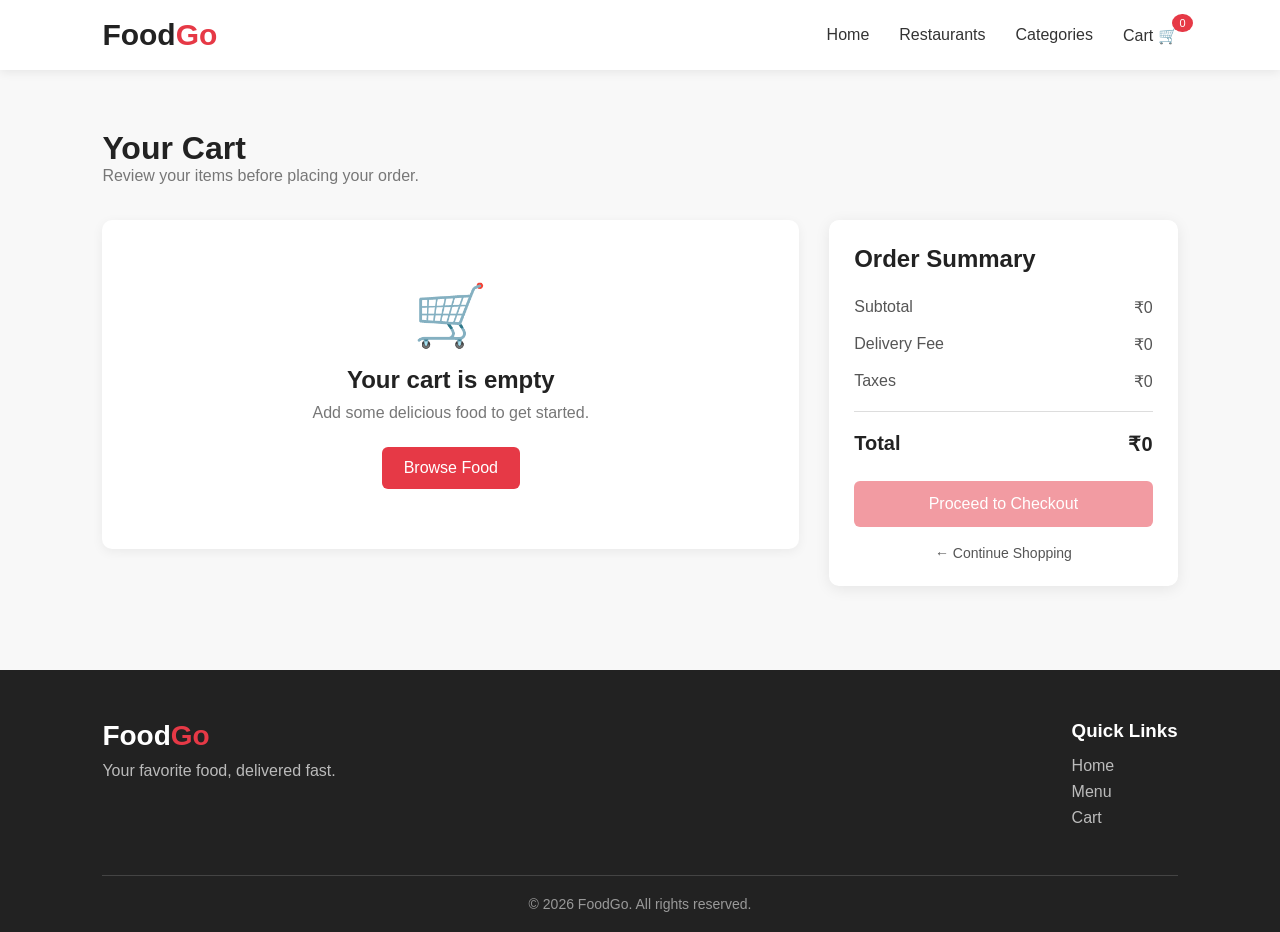
<file: frontend/cart.html>
<!DOCTYPE html>
<html lang="en">

<head>
    <meta charset="UTF-8">
    <meta name="viewport" content="width=device-width, initial-scale=1.0">

    <title>FoodGo - Your Cart</title>

    <link rel="stylesheet" href="css/style.css">
</head>

<body>

    <!-- Navigation -->
    <header class="navbar">

        <div class="logo">
            Food<span>Go</span>
        </div>

        <nav>
            <a href="index.html">Home</a>

            <a href="index.html#restaurants">
                Restaurants
            </a>

            <a href="index.html#categories">
                Categories
            </a>

            <a href="cart.html" class="cart-link">
                Cart 🛒
                <span id="cart-count">0</span>
            </a>
        </nav>

    </header>


    <!-- Cart Section -->
    <main class="cart-section">

        <div class="section-header">

            <h1>Your Cart</h1>

            <p>
                Review your items before placing your order.
            </p>

        </div>


        <div class="cart-layout">

            <!-- Cart Items -->
            <div class="cart-items-container">

                <div id="cart-items">

                    <!-- Cart items generated by JavaScript -->

                </div>

            </div>


            <!-- Order Summary -->
            <div class="order-summary">

                <h2>Order Summary</h2>

                <div class="summary-row">
                    <span>Subtotal</span>
                    <span id="subtotal">₹0</span>
                </div>

                <div class="summary-row">
                    <span>Delivery Fee</span>
                    <span id="delivery-fee">₹40</span>
                </div>

                <div class="summary-row">
                    <span>Taxes</span>
                    <span id="taxes">₹0</span>
                </div>

                <hr>

                <div class="summary-total">
                    <span>Total</span>
                    <span id="total">₹0</span>
                </div>

                <button
                    id="checkout-btn"
                    class="checkout-btn"
                    onclick="proceedToCheckout()"
                >
                    Proceed to Checkout
                </button>

                <a
                    href="menu.html"
                    class="continue-shopping"
                >
                    ← Continue Shopping
                </a>

            </div>

        </div>

    </main>


    <!-- Footer -->
    <footer>

        <div class="footer-content">

            <div>

                <h2>
                    Food<span>Go</span>
                </h2>

                <p>
                    Your favorite food, delivered fast.
                </p>

            </div>

            <div>

                <h3>Quick Links</h3>

                <a href="index.html">
                    Home
                </a>

                <a href="menu.html">
                    Menu
                </a>

                <a href="cart.html">
                    Cart
                </a>

            </div>

        </div>

        <div class="footer-bottom">
            © 2026 FoodGo. All rights reserved.
        </div>

    </footer>

    <script src="js/config.js"></script>
    <script src="js/cart.js"></script>
    


</body>

</html>
</file>
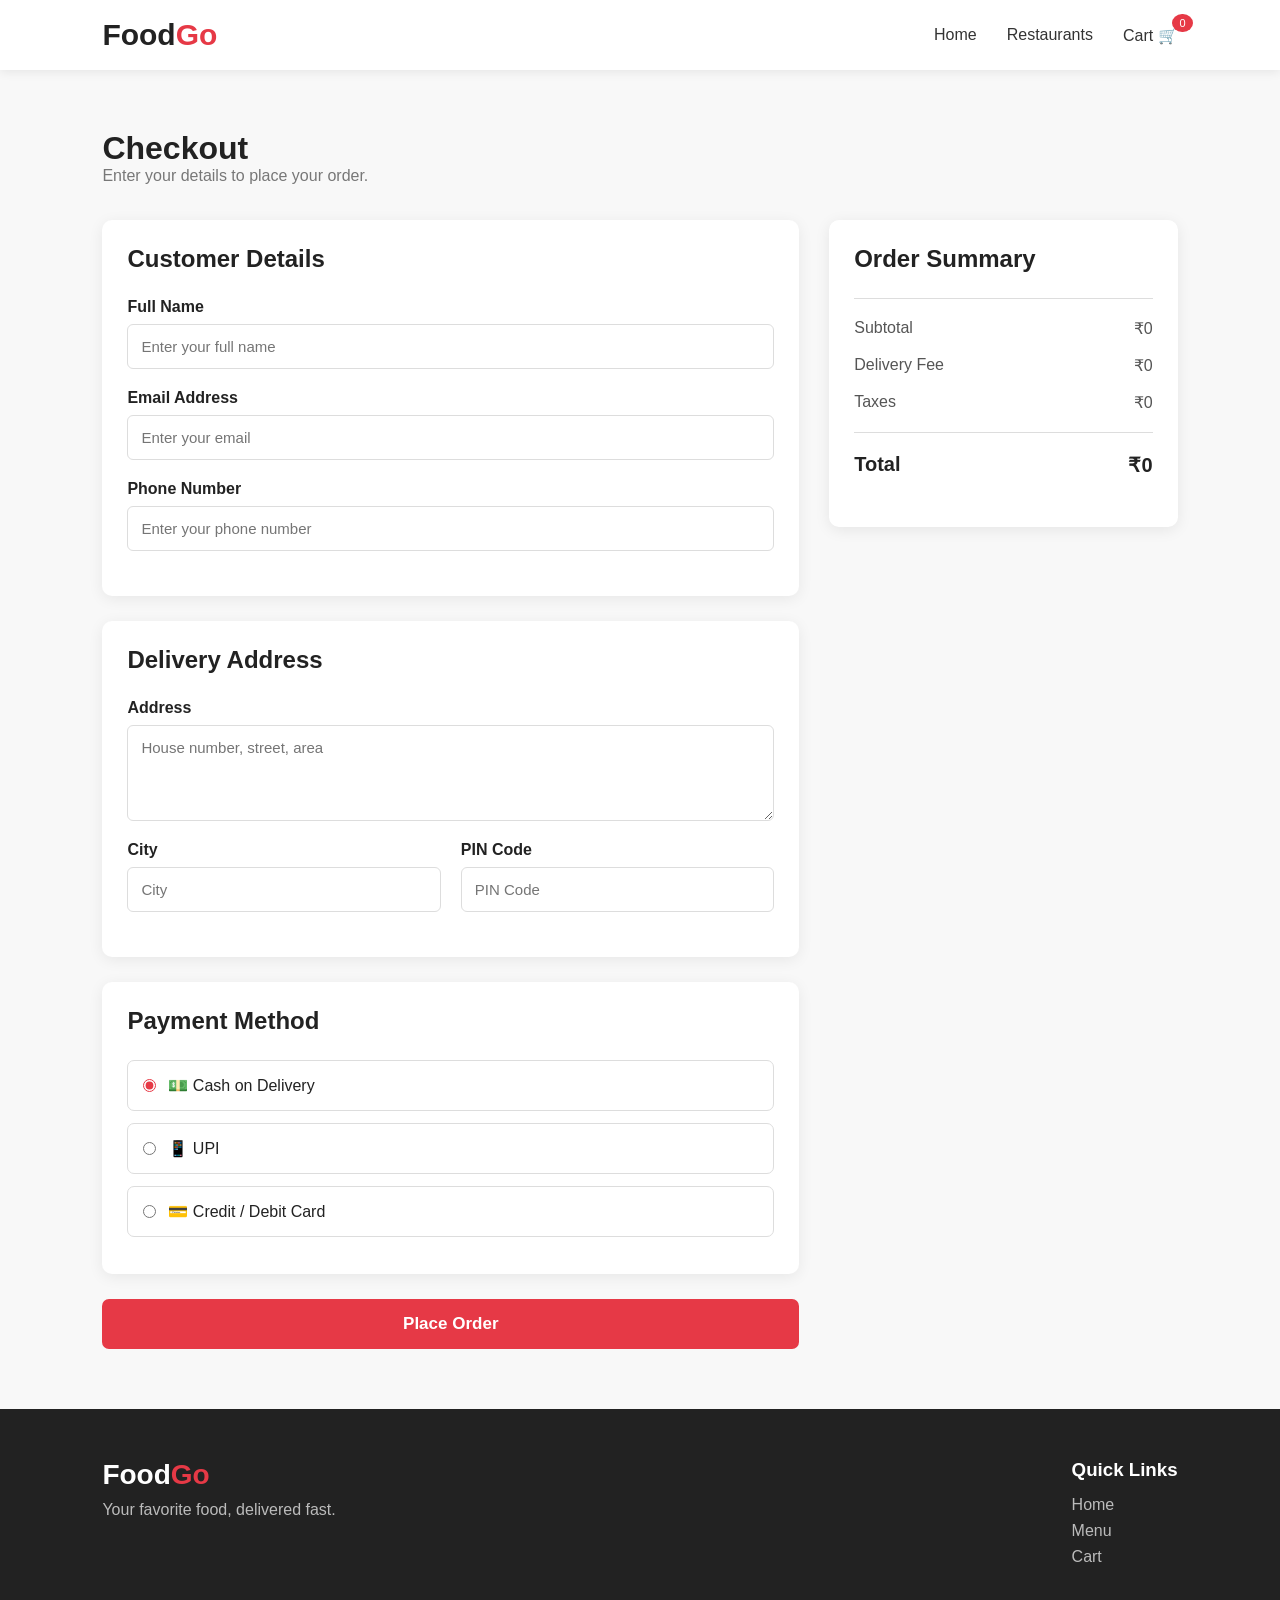
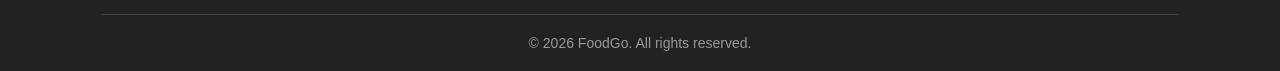
<file: frontend/checkout.html>
<!DOCTYPE html>
<html lang="en">

<head>

    <meta charset="UTF-8">

    <meta name="viewport"
          content="width=device-width, initial-scale=1.0">

    <title>FoodGo - Checkout</title>

    <link rel="stylesheet"
          href="css/style.css">

</head>

<body>


    <!-- Navigation -->

    <header class="navbar">

        <div class="logo">
            Food<span>Go</span>
        </div>

        <nav>

            <a href="index.html">
                Home
            </a>

            <a href="index.html#restaurants">
                Restaurants
            </a>

            <a href="cart.html"
               class="cart-link">

                Cart 🛒

                <span id="cart-count">
                    0
                </span>

            </a>

        </nav>

    </header>



    <!-- Checkout -->

    <main class="checkout-section">

        <div class="section-header">

            <h1>
                Checkout
            </h1>

            <p>
                Enter your details to place your order.
            </p>

        </div>



        <div class="checkout-layout">


            <!-- Customer Details -->

            <div class="checkout-form-container">

                <form id="checkout-form">


                    <div class="checkout-card">

                        <h2>
                            Customer Details
                        </h2>


                        <div class="form-group">

                            <label for="name">
                                Full Name
                            </label>

                            <input
                                type="text"
                                id="name"
                                name="name"
                                placeholder="Enter your full name"
                                required
                            >

                        </div>



                        <div class="form-group">

                            <label for="email">
                                Email Address
                            </label>

                            <input
                                type="email"
                                id="email"
                                name="email"
                                placeholder="Enter your email"
                                required
                            >

                        </div>



                        <div class="form-group">

                            <label for="phone">
                                Phone Number
                            </label>

                            <input
                                type="tel"
                                id="phone"
                                name="phone"
                                placeholder="Enter your phone number"
                                pattern="[0-9]{10}"
                                required
                            >

                        </div>

                    </div>



                    <!-- Address -->

                    <div class="checkout-card">

                        <h2>
                            Delivery Address
                        </h2>


                        <div class="form-group">

                            <label for="address">
                                Address
                            </label>

                            <textarea
                                id="address"
                                name="address"
                                rows="4"
                                placeholder="House number, street, area"
                                required
                            ></textarea>

                        </div>



                        <div class="form-row">

                            <div class="form-group">

                                <label for="city">
                                    City
                                </label>

                                <input
                                    type="text"
                                    id="city"
                                    name="city"
                                    placeholder="City"
                                    required
                                >

                            </div>


                            <div class="form-group">

                                <label for="pincode">
                                    PIN Code
                                </label>

                                <input
                                    type="text"
                                    id="pincode"
                                    name="pincode"
                                    placeholder="PIN Code"
                                    pattern="[0-9]{6}"
                                    required
                                >

                            </div>

                        </div>

                    </div>



                    <!-- Payment -->

                    <div class="checkout-card">

                        <h2>
                            Payment Method
                        </h2>


                        <label class="payment-option">

                            <input
                                type="radio"
                                name="payment"
                                value="Cash on Delivery"
                                checked
                            >

                            <span>
                                💵 Cash on Delivery
                            </span>

                        </label>


                        <label class="payment-option">

                            <input
                                type="radio"
                                name="payment"
                                value="UPI"
                            >

                            <span>
                                📱 UPI
                            </span>

                        </label>


                        <label class="payment-option">

                            <input
                                type="radio"
                                name="payment"
                                value="Card"
                            >

                            <span>
                                💳 Credit / Debit Card
                            </span>

                        </label>

                    </div>



                    <button
                        type="submit"
                        class="place-order-btn"
                    >
                        Place Order
                    </button>


                </form>

            </div>



            <!-- Order Summary -->

            <div class="checkout-summary">

                <h2>
                    Order Summary
                </h2>


                <div id="checkout-items">

                    <!-- Items generated by JS -->

                </div>


                <hr>


                <div class="summary-row">

                    <span>
                        Subtotal
                    </span>

                    <span id="checkout-subtotal">
                        ₹0
                    </span>

                </div>


                <div class="summary-row">

                    <span>
                        Delivery Fee
                    </span>

                    <span id="checkout-delivery">
                        ₹40
                    </span>

                </div>


                <div class="summary-row">

                    <span>
                        Taxes
                    </span>

                    <span id="checkout-tax">
                        ₹0
                    </span>

                </div>


                <hr>


                <div class="summary-total">

                    <span>
                        Total
                    </span>

                    <span id="checkout-total">
                        ₹0
                    </span>

                </div>

            </div>

        </div>

    </main>



    <!-- Footer -->

    <footer>

        <div class="footer-content">

            <div>

                <h2>
                    Food<span>Go</span>
                </h2>

                <p>
                    Your favorite food, delivered fast.
                </p>

            </div>


            <div>

                <h3>
                    Quick Links
                </h3>

                <a href="index.html">
                    Home
                </a>

                <a href="menu.html">
                    Menu
                </a>

                <a href="cart.html">
                    Cart
                </a>

            </div>

        </div>


        <div class="footer-bottom">

            © 2026 FoodGo. All rights reserved.

        </div>

    </footer>


    <script src="js/config.js"></script>
    <script src="js/checkout.js"></script>

</body>

</html>
</file>
<file: frontend/css/style.css>
* {
    margin: 0;
    padding: 0;
    box-sizing: border-box;
}

body {
    font-family: Arial, Helvetica, sans-serif;
    background: #f8f8f8;
    color: #222;
}


/* =========================
   NAVBAR
========================= */

.navbar {
    height: 70px;
    background: white;
    display: flex;
    align-items: center;
    justify-content: space-between;
    padding: 0 8%;
    box-shadow: 0 2px 10px rgba(0, 0, 0, 0.08);
    position: sticky;
    top: 0;
    z-index: 100;
}

.logo {
    font-size: 30px;
    font-weight: bold;
}

.logo span,
.footer-content span {
    color: #e63946;
}

.navbar nav {
    display: flex;
    align-items: center;
    gap: 30px;
}

.navbar nav a {
    text-decoration: none;
    color: #333;
    font-weight: 500;
}

.navbar nav a:hover {
    color: #e63946;
}

.cart-link {
    position: relative;
}

#cart-count {
    background: #e63946;
    color: white;
    font-size: 11px;
    padding: 3px 7px;
    border-radius: 50%;
    position: absolute;
    top: -12px;
    right: -15px;
}


/* =========================
   HERO
========================= */

.hero {
    min-height: 480px;
    display: flex;
    align-items: center;
    justify-content: center;
    text-align: center;

    background:
        linear-gradient(
            rgba(0, 0, 0, 0.45),
            rgba(0, 0, 0, 0.45)
        ),
        linear-gradient(
            135deg,
            #ff7b54,
            #e63946
        );

    color: white;
}

.hero-content {
    max-width: 800px;
    padding: 30px;
}

.hero h1 {
    font-size: 55px;
    line-height: 1.15;
    margin-bottom: 20px;
}

.hero h1 span {
    display: block;
}

.hero p {
    font-size: 18px;
    line-height: 1.6;
    margin-bottom: 35px;
}


/* SEARCH */

.search-box {
    display: flex;
    max-width: 650px;
    margin: auto;
    background: white;
    border-radius: 8px;
    overflow: hidden;
}

.search-box input {
    flex: 1;
    border: none;
    padding: 18px;
    font-size: 16px;
    outline: none;
}

.search-box button {
    border: none;
    padding: 0 28px;
    background: #e63946;
    color: white;
    font-size: 16px;
    cursor: pointer;
}

.search-box button:hover {
    background: #c92f3b;
}


/* =========================
   GENERAL SECTION
========================= */

.section {
    padding: 70px 8%;
}

.section-header {
    margin-bottom: 35px;
}

.section-header h2 {
    font-size: 32px;
    margin-bottom: 8px;
}

.section-header p {
    color: #777;
}


/* =========================
   CATEGORIES
========================= */

.categories {
    display: grid;
    grid-template-columns:
        repeat(auto-fit, minmax(140px, 1fr));
    gap: 20px;
}

.category-card {
    background: white;
    padding: 25px;
    text-align: center;
    border-radius: 12px;
    cursor: pointer;
    transition: 0.3s;
    box-shadow: 0 3px 12px rgba(0, 0, 0, 0.06);
}

.category-card:hover {
    transform: translateY(-5px);
}

.category-icon {
    font-size: 45px;
    margin-bottom: 12px;
}

.category-card h3 {
    font-size: 17px;
}


/* =========================
   RESTAURANTS
========================= */

.restaurant-grid {
    display: grid;
    grid-template-columns:
        repeat(auto-fit, minmax(250px, 1fr));
    gap: 25px;
}

.restaurant-card {
    background: white;
    border-radius: 12px;
    overflow: hidden;
    box-shadow: 0 3px 15px rgba(0, 0, 0, 0.08);
    transition: 0.3s;
}

.restaurant-card:hover {
    transform: translateY(-5px);
}

.restaurant-image {
    height: 180px;
    background: #f1f1f1;
    display: flex;
    align-items: center;
    justify-content: center;
    font-size: 80px;
}

.restaurant-info {
    padding: 20px;
}

.restaurant-info h3 {
    font-size: 21px;
    margin-bottom: 8px;
}

.cuisine {
    color: #777;
    font-size: 14px;
    margin-bottom: 15px;
}

.restaurant-details {
    display: flex;
    justify-content: space-between;
    margin-bottom: 18px;
    font-size: 14px;
}

.rating {
    background: #198754;
    color: white;
    padding: 4px 8px;
    border-radius: 5px;
}

.view-menu {
    display: block;
    text-align: center;
    text-decoration: none;
    background: #e63946;
    color: white;
    padding: 11px;
    border-radius: 6px;
}

.view-menu:hover {
    background: #c92f3b;
}


/* =========================
   FOOTER
========================= */

footer {
    background: #222;
    color: white;
    padding: 50px 8% 20px;
}

.footer-content {
    display: flex;
    justify-content: space-between;
    gap: 50px;
    margin-bottom: 40px;
}

.footer-content h2 {
    font-size: 28px;
    margin-bottom: 10px;
}

.footer-content p {
    color: #bbb;
}

.footer-content h3 {
    margin-bottom: 15px;
}

.footer-content a {
    display: block;
    text-decoration: none;
    color: #bbb;
    margin-bottom: 8px;
}

.footer-content a:hover {
    color: white;
}

.footer-bottom {
    border-top: 1px solid #444;
    padding-top: 20px;
    text-align: center;
    color: #999;
    font-size: 14px;
}


/* =========================
   RESPONSIVE
========================= */

@media (max-width: 768px) {

    .navbar {
        padding: 0 5%;
    }

    .navbar nav {
        gap: 12px;
    }

    .navbar nav a {
        font-size: 13px;
    }

    .hero h1 {
        font-size: 40px;
    }

    .section {
        padding: 50px 5%;
    }

    .footer-content {
        flex-direction: column;
    }
}


@media (max-width: 500px) {

    .navbar {
        height: auto;
        padding: 18px 5%;
        flex-direction: column;
        gap: 15px;
    }

    .navbar nav {
        flex-wrap: wrap;
        justify-content: center;
    }

    .hero {
        min-height: 430px;
    }

    .hero h1 {
        font-size: 34px;
    }

    .search-box {
        flex-direction: column;
    }

    .search-box button {
        padding: 14px;
    }
}


/* =========================
   RESTAURANT HEADER
========================= */

.restaurant-header {
    background: linear-gradient(
        135deg,
        #e63946,
        #ff7b54
    );

    color: white;
    padding: 60px 8%;
}

.restaurant-header-content {
    max-width: 1100px;
    margin: auto;
}

.restaurant-header h1 {
    font-size: 42px;
    margin-bottom: 10px;
}

.restaurant-header p {
    margin-bottom: 20px;
    opacity: 0.9;
}

.restaurant-meta {
    display: flex;
    gap: 20px;
    align-items: center;
}


/* =========================
   MENU
========================= */

.menu-grid {
    display: grid;

    grid-template-columns:
        repeat(auto-fit, minmax(280px, 1fr));

    gap: 25px;
}

.menu-card {
    background: white;

    border-radius: 12px;

    overflow: hidden;

    box-shadow:
        0 3px 15px rgba(0, 0, 0, 0.08);

    transition: 0.3s;
}

.menu-card:hover {
    transform: translateY(-5px);
}

.menu-image {
    height: 180px;

    display: flex;
    align-items: center;
    justify-content: center;

    background: #f1f1f1;

    font-size: 75px;
}

.menu-info {
    padding: 20px;
}

.menu-info h3 {
    font-size: 21px;
    margin-bottom: 8px;
}

.menu-description {
    color: #777;
    font-size: 14px;

    line-height: 1.5;

    margin-bottom: 15px;
}

.menu-bottom {
    display: flex;

    justify-content: space-between;

    align-items: center;
}

.menu-price {
    font-size: 19px;
    font-weight: bold;
}

.add-cart-btn {
    border: none;

    background: #e63946;

    color: white;

    padding: 10px 18px;

    border-radius: 6px;

    cursor: pointer;

    font-size: 14px;
}

.add-cart-btn:hover {
    background: #c92f3b;
}


/* =========================
   MOBILE MENU
========================= */

@media (max-width: 600px) {

    .restaurant-header {
        padding: 45px 5%;
    }

    .restaurant-header h1 {
        font-size: 32px;
    }

    .restaurant-meta {
        flex-wrap: wrap;
        gap: 10px;
    }

}

/* =========================
   CART PAGE
========================= */

.cart-section {
    padding: 60px 8%;
    min-height: 600px;
}

.cart-layout {
    display: grid;
    grid-template-columns: 2fr 1fr;
    gap: 30px;
    align-items: start;
}


/* =========================
   CART ITEMS
========================= */

.cart-items-container {
    display: flex;
    flex-direction: column;
    gap: 15px;
}

.cart-item {
    background: white;
    border-radius: 10px;
    padding: 20px;

    display: flex;
    align-items: center;
    justify-content: space-between;

    gap: 20px;

    box-shadow:
        0 3px 12px rgba(0, 0, 0, 0.07);
}

.cart-item-info {
    display: flex;
    align-items: center;
    gap: 18px;
    flex: 1;
}

.cart-item-image {
    width: 80px;
    height: 80px;

    background: #f1f1f1;

    border-radius: 8px;

    display: flex;
    align-items: center;
    justify-content: center;

    font-size: 40px;
}

.cart-item-details h3 {
    margin-bottom: 7px;
}

.cart-item-price {
    color: #777;
    font-size: 14px;
}


/* =========================
   QUANTITY
========================= */

.quantity-control {
    display: flex;
    align-items: center;
    gap: 10px;
}

.quantity-btn {
    width: 30px;
    height: 30px;

    border: 1px solid #ddd;
    background: white;

    border-radius: 5px;

    cursor: pointer;

    font-size: 18px;
}

.quantity-btn:hover {
    background: #f3f3f3;
}

.quantity {
    min-width: 25px;
    text-align: center;
    font-weight: bold;
}


/* =========================
   REMOVE BUTTON
========================= */

.remove-btn {
    border: none;
    background: transparent;

    color: #e63946;

    cursor: pointer;

    font-size: 14px;
}

.remove-btn:hover {
    text-decoration: underline;
}


/* =========================
   ORDER SUMMARY
========================= */

.order-summary {
    background: white;

    padding: 25px;

    border-radius: 10px;

    box-shadow:
        0 3px 15px rgba(0, 0, 0, 0.08);

    position: sticky;
    top: 90px;
}

.order-summary h2 {
    margin-bottom: 25px;
}

.summary-row {
    display: flex;
    justify-content: space-between;

    margin-bottom: 18px;

    color: #555;
}

.order-summary hr {
    border: none;
    border-top: 1px solid #ddd;

    margin: 20px 0;
}

.summary-total {
    display: flex;
    justify-content: space-between;

    font-size: 20px;
    font-weight: bold;

    margin-bottom: 25px;
}

.checkout-btn {
    width: 100%;

    border: none;

    background: #e63946;

    color: white;

    padding: 14px;

    border-radius: 6px;

    font-size: 16px;

    cursor: pointer;
}

.checkout-btn:hover {
    background: #c92f3b;
}

.continue-shopping {
    display: block;

    text-align: center;

    margin-top: 18px;

    text-decoration: none;

    color: #555;

    font-size: 14px;
}


/* =========================
   EMPTY CART
========================= */

.empty-cart {
    background: white;

    padding: 60px 20px;

    border-radius: 10px;

    text-align: center;

    box-shadow:
        0 3px 12px rgba(0, 0, 0, 0.06);
}

.empty-cart-icon {
    font-size: 60px;
    margin-bottom: 15px;
}

.empty-cart h2 {
    margin-bottom: 10px;
}

.empty-cart p {
    color: #777;
    margin-bottom: 25px;
}

.browse-food-btn {
    display: inline-block;

    background: #e63946;

    color: white;

    text-decoration: none;

    padding: 12px 22px;

    border-radius: 6px;
}


/* =========================
   CART RESPONSIVE
========================= */

@media (max-width: 850px) {

    .cart-layout {
        grid-template-columns: 1fr;
    }

    .order-summary {
        position: static;
    }

}


@media (max-width: 600px) {

    .cart-section {
        padding: 40px 5%;
    }

    .cart-item {
        flex-direction: column;
        align-items: stretch;
    }

    .cart-item-info {
        width: 100%;
    }

    .quantity-control {
        justify-content: center;
    }

    .remove-btn {
        text-align: center;
    }

}


/* =========================
   CHECKOUT
========================= */

.checkout-section {
    padding: 60px 8%;
    min-height: 700px;
}

.checkout-layout {
    display: grid;

    grid-template-columns: 2fr 1fr;

    gap: 30px;

    align-items: start;
}


/* =========================
   CHECKOUT FORM
========================= */

.checkout-form-container {
    display: flex;
    flex-direction: column;
    gap: 25px;
}

.checkout-card {
    background: white;

    padding: 25px;

    border-radius: 10px;

    box-shadow:
        0 3px 15px rgba(0, 0, 0, 0.07);

    margin-bottom: 25px;
}

.checkout-card h2 {
    margin-bottom: 25px;
}


/* =========================
   FORM
========================= */

.form-group {
    display: flex;
    flex-direction: column;

    margin-bottom: 20px;
}

.form-group label {
    font-weight: 600;

    margin-bottom: 8px;
}

.form-group input,
.form-group textarea {
    width: 100%;

    border: 1px solid #ddd;

    border-radius: 6px;

    padding: 13px;

    font-size: 15px;

    outline: none;

    font-family: inherit;
}

.form-group input:focus,
.form-group textarea:focus {
    border-color: #e63946;
}

.form-group textarea {
    resize: vertical;
}

.form-row {
    display: grid;

    grid-template-columns: 1fr 1fr;

    gap: 20px;
}


/* =========================
   PAYMENT
========================= */

.payment-option {
    display: flex;

    align-items: center;

    gap: 12px;

    padding: 15px;

    border: 1px solid #ddd;

    border-radius: 7px;

    margin-bottom: 12px;

    cursor: pointer;
}

.payment-option:hover {
    background: #fafafa;
}

.payment-option input {
    accent-color: #e63946;
}


/* =========================
   PLACE ORDER
========================= */

.place-order-btn {
    width: 100%;

    border: none;

    background: #e63946;

    color: white;

    padding: 15px;

    border-radius: 7px;

    font-size: 17px;

    font-weight: 600;

    cursor: pointer;
}

.place-order-btn:hover {
    background: #c92f3b;
}


/* =========================
   CHECKOUT SUMMARY
========================= */

.checkout-summary {
    background: white;

    padding: 25px;

    border-radius: 10px;

    box-shadow:
        0 3px 15px rgba(0, 0, 0, 0.08);

    position: sticky;

    top: 90px;
}

.checkout-summary h2 {
    margin-bottom: 25px;
}

.checkout-item {
    display: flex;

    justify-content: space-between;

    align-items: center;

    margin-bottom: 15px;

    font-size: 14px;
}

.checkout-item-name {
    display: flex;

    gap: 8px;
}

.checkout-summary hr {
    border: none;

    border-top: 1px solid #ddd;

    margin: 20px 0;
}


/* =========================
   RESPONSIVE
========================= */

@media (max-width: 850px) {

    .checkout-layout {
        grid-template-columns: 1fr;
    }

    .checkout-summary {
        position: static;
        order: -1;
    }

}


@media (max-width: 600px) {

    .checkout-section {
        padding: 40px 5%;
    }

    .form-row {
        grid-template-columns: 1fr;
        gap: 0;
    }

}
/* =========================
   ORDER SUCCESS
========================= */

.success-section {
    min-height: 750px;

    padding: 70px 8%;

    background: #f8f8f8;
}

.success-container {
    max-width: 850px;

    margin: auto;

    text-align: center;
}


/* =========================
   SUCCESS ICON
========================= */

.success-icon {
    width: 80px;
    height: 80px;

    margin: 0 auto 25px;

    border-radius: 50%;

    background: #198754;

    color: white;

    display: flex;

    align-items: center;

    justify-content: center;

    font-size: 45px;

    font-weight: bold;
}

.success-container h1 {
    font-size: 36px;

    margin-bottom: 12px;
}

.success-message {
    color: #666;

    font-size: 17px;

    margin-bottom: 35px;
}


/* =========================
   ORDER DETAILS
========================= */

.order-details-card {
    background: white;

    border-radius: 12px;

    padding: 30px;

    text-align: left;

    box-shadow:
        0 4px 20px rgba(0, 0, 0, 0.08);
}

.order-header {
    display: flex;

    justify-content: space-between;

    align-items: center;

    gap: 15px;

    margin-bottom: 25px;
}

.order-header h2 {
    font-size: 24px;
}

.order-status {
    background: #e8f5e9;

    color: #198754;

    padding: 7px 12px;

    border-radius: 20px;

    font-size: 13px;

    font-weight: 600;
}


/* =========================
   ORDER ID
========================= */

.order-id {
    display: flex;

    justify-content: space-between;

    align-items: center;

    background: #f8f8f8;

    padding: 15px;

    border-radius: 7px;
}

.order-id span {
    color: #666;
}

.order-id strong {
    color: #e63946;
}


/* =========================
   INFORMATION
========================= */

.order-info-section {
    padding: 10px 0;
}

.order-info-section h3 {
    margin-bottom: 15px;
}

.order-info-section p {
    margin-bottom: 8px;

    color: #555;
}

.order-info-section strong {
    color: #222;
}


/* =========================
   ORDERED ITEMS
========================= */

.success-order-item {
    display: flex;

    justify-content: space-between;

    align-items: center;

    padding: 10px 0;

    border-bottom: 1px solid #eee;
}

.success-order-item:last-child {
    border-bottom: none;
}

.success-item-name {
    display: flex;

    align-items: center;

    gap: 10px;
}


/* =========================
   TOTAL
========================= */

.order-total {
    display: flex;

    justify-content: space-between;

    align-items: center;

    font-size: 21px;

    font-weight: bold;

    padding-top: 10px;
}

.order-total strong {
    color: #e63946;
}


/* =========================
   ACTION BUTTONS
========================= */

.success-actions {
    display: flex;

    justify-content: center;

    gap: 15px;

    margin-top: 30px;
}

.home-btn,
.continue-btn {
    text-decoration: none;

    padding: 13px 24px;

    border-radius: 6px;

    font-weight: 600;
}

.home-btn {
    background: #e63946;

    color: white;
}

.continue-btn {
    background: white;

    color: #333;

    border: 1px solid #ddd;
}

.home-btn:hover {
    background: #c92f3b;
}

.continue-btn:hover {
    background: #f5f5f5;
}


/* =========================
   SUCCESS RESPONSIVE
========================= */

@media (max-width: 600px) {

    .success-section {
        padding: 50px 5%;
    }

    .success-container h1 {
        font-size: 28px;
    }

    .order-header {
        align-items: flex-start;

        flex-direction: column;
    }

    .order-id {
        flex-direction: column;

        align-items: flex-start;

        gap: 8px;
    }

    .success-actions {
        flex-direction: column;
    }

    .home-btn,
    .continue-btn {
        text-align: center;
    }

}
</file>
